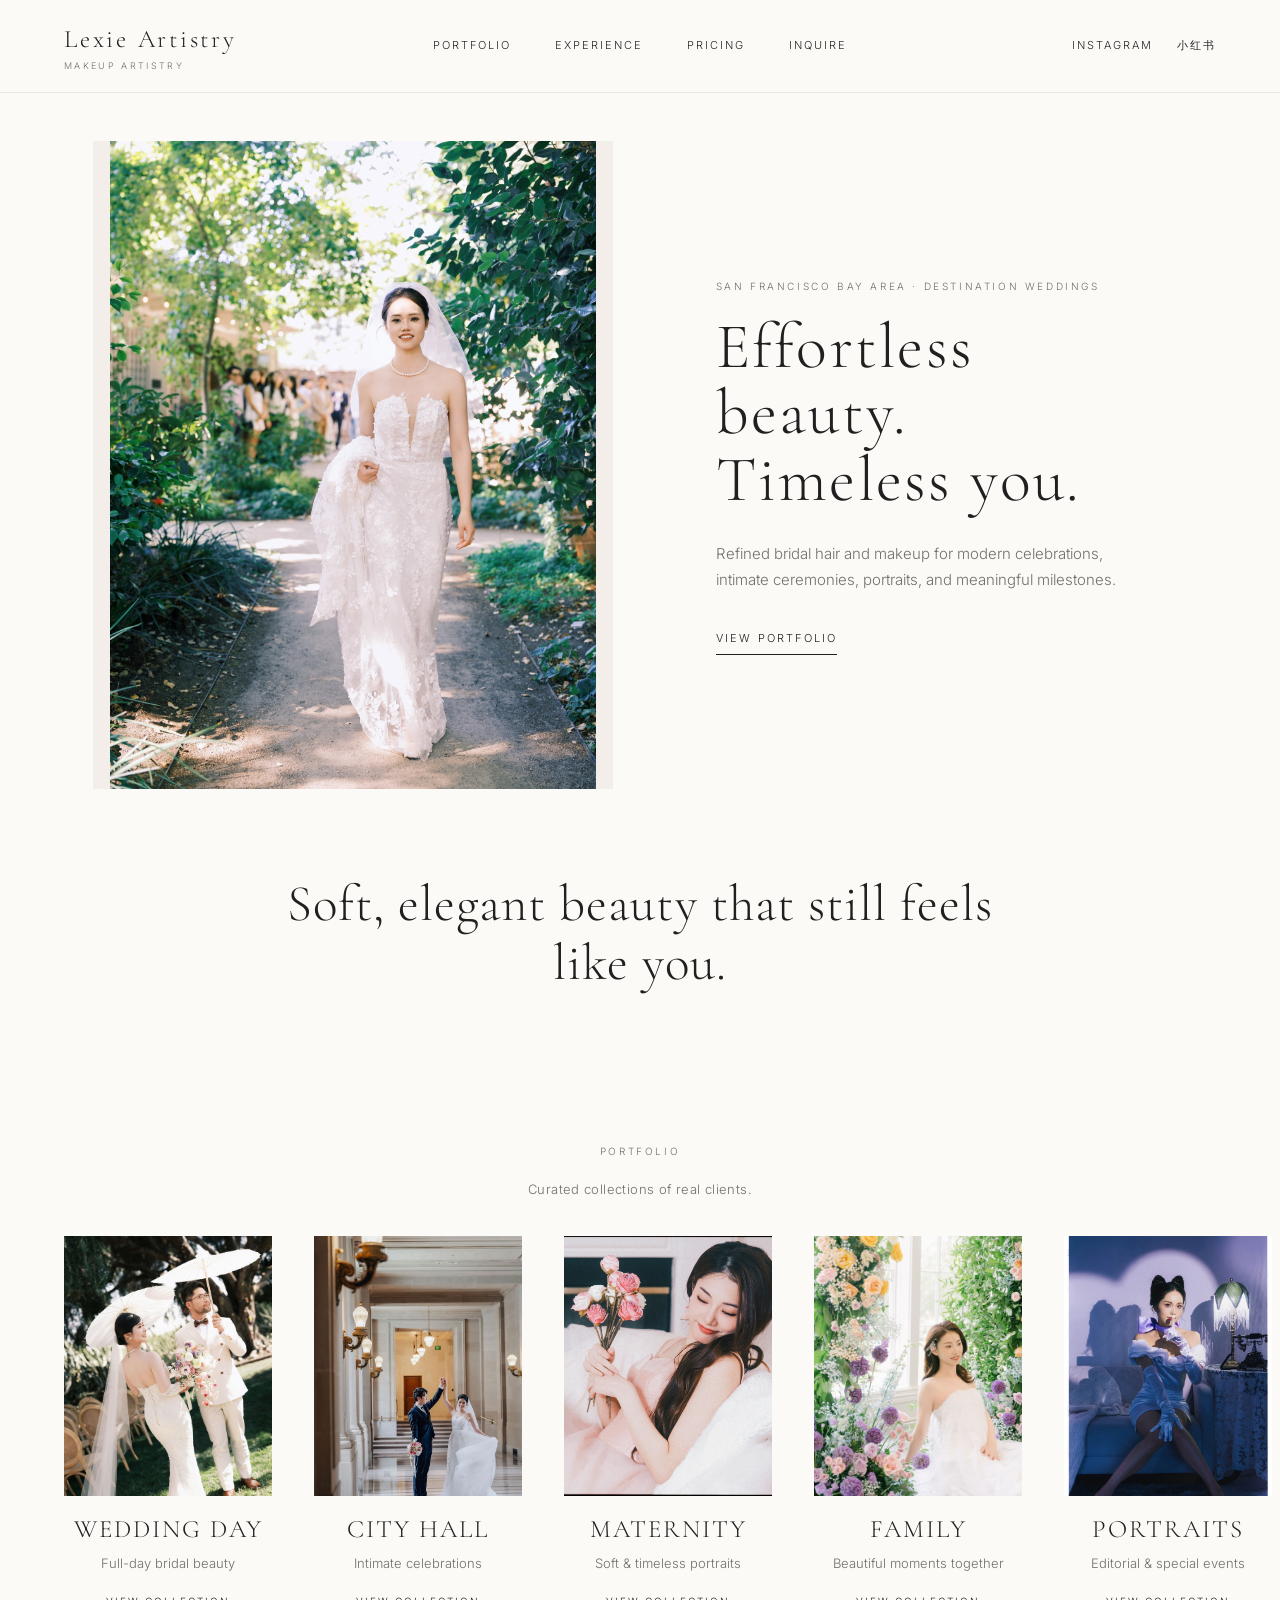
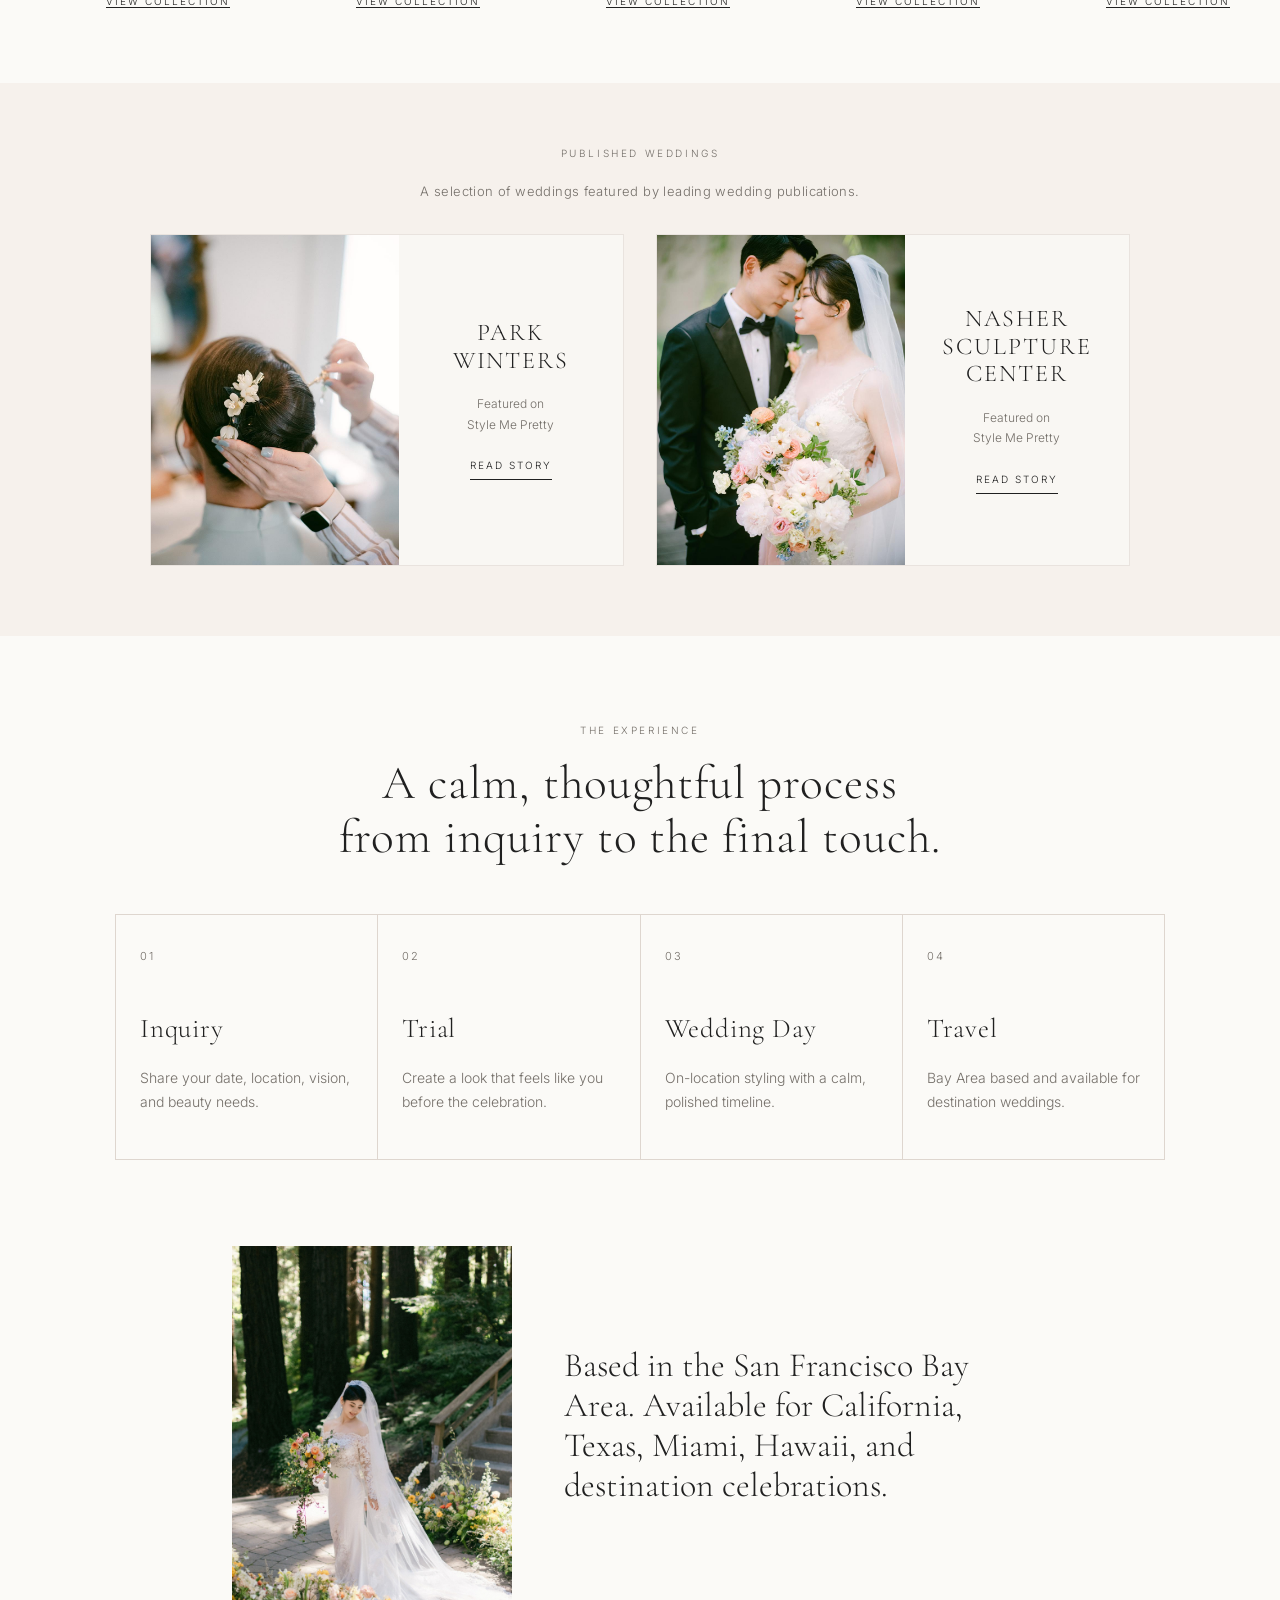
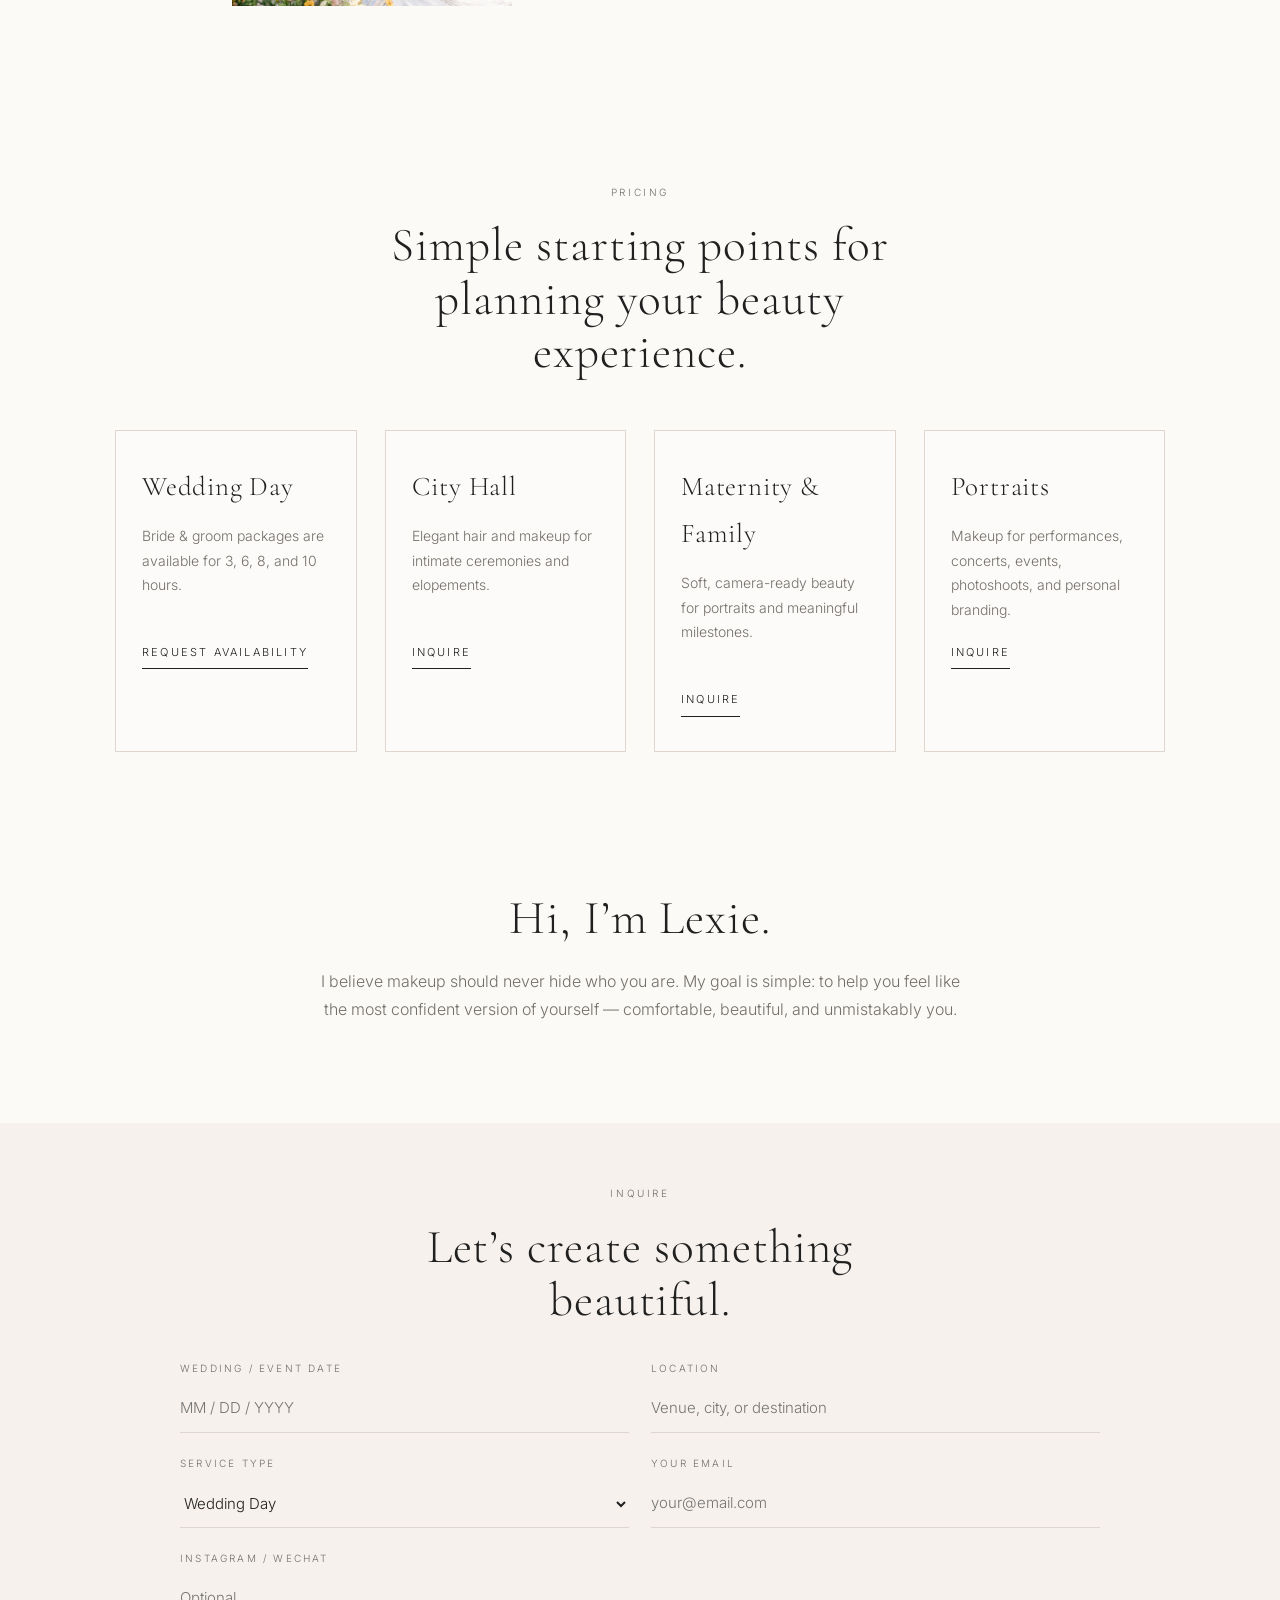
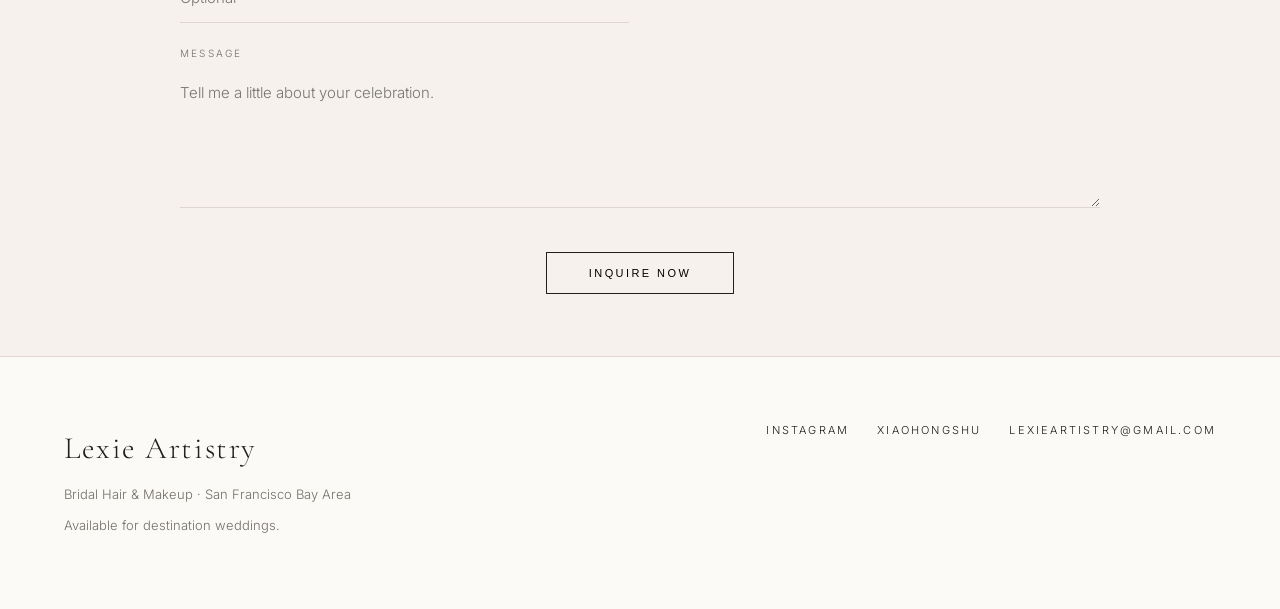
<file: index.html>
<!doctype html>
<html lang="en">
<head>
  <meta charset="utf-8" />
  <meta name="viewport" content="width=device-width, initial-scale=1" />
  <title>Lexie Artistry | Bay Area Bridal Hair & Makeup</title>
  <meta name="description" content="Lexie Artistry offers refined bridal hair and makeup for weddings, city hall ceremonies, maternity, family, portraits, and destination celebrations. Based in the San Francisco Bay Area." />
  <meta property="og:title" content="Lexie Artistry | Bridal Hair & Makeup" />
  <meta property="og:description" content="Refined bridal hair and makeup for modern celebrations. Based in the San Francisco Bay Area, available for destination weddings." />
  <meta property="og:type" content="website" />
  <meta property="og:image" content="images/hero.jpg" />
  <link rel="preconnect" href="https://fonts.googleapis.com" />
  <link rel="preconnect" href="https://fonts.gstatic.com" crossorigin />
  <link href="https://fonts.googleapis.com/css2?family=Cormorant+Garamond:wght@300;400;500&family=Inter:wght@300;400;500&display=swap" rel="stylesheet" />
  <link rel="stylesheet" href="style.css" />
</head>
<body>
  <header class="site-header" id="top">
    <a class="brand" href="index.html#top" aria-label="Lexie Artistry home">
      <span>Lexie Artistry</span>
      <small>Makeup Artistry</small>
    </a>

    <nav class="desktop-nav" aria-label="Main navigation">
      <a href="index.html#portfolio">Portfolio</a>
      <a href="index.html#experience">Experience</a>
      <a href="pricing.html">Pricing</a>
      <a href="index.html#inquire">Inquire</a>
    </nav>

    <div class="social-links desktop-social" aria-label="Social links">
      <a href="https://www.instagram.com/lexieartistry/" target="_blank" rel="noopener">Instagram</a>
      <a href="https://xhslink.com/m/948nnXNOe5O" target="_blank" rel="noopener">小红书</a>
    </div>

    <button class="menu-button" aria-expanded="false" aria-controls="mobileMenu">Menu</button>
  </header>

  <nav class="mobile-menu" id="mobileMenu" aria-label="Mobile navigation">
    <a href="index.html#portfolio">Portfolio</a>
    <a href="index.html#experience">Experience</a>
    <a href="pricing.html">Pricing</a>
    <a href="index.html#inquire">Inquire</a>
    <a href="https://www.instagram.com/lexieartistry/" target="_blank" rel="noopener">Instagram</a>
    <a href="https://xhslink.com/m/948nnXNOe5O" target="_blank" rel="noopener">小红书</a>
  </nav>

  <main>
    <section class="hero" aria-label="Lexie Artistry introduction">
      <div class="hero-media">
        <img src="images/hero.jpg" alt="Bride walking outdoors in a soft natural wedding setting" />
      </div>
      <div class="hero-copy">
        <p class="eyebrow">San Francisco Bay Area · Destination Weddings</p>
        <h1>Effortless beauty.<br />Timeless you.</h1>
        <p class="hero-text">Refined bridal hair and makeup for modern celebrations, intimate ceremonies, portraits, and meaningful milestones.</p>
        <a href="index.html#portfolio" class="text-link">View Portfolio</a>
      </div>
    </section>

    <section class="intro section-narrow">
      <p>Soft, elegant beauty that still feels like you.</p>
    </section>

    <section class="section portfolio-section" id="portfolio">
      <div class="section-heading portfolio-heading">
        <p class="eyebrow">Portfolio</p>
        <h2>Curated collections of real clients.</h2>
      </div>

      <div class="portfolio-grid">
        <a class="portfolio-card" href="#">
          <figure><img src="images/wedding-day.jpg" alt="Wedding day bridal hair and makeup by Lexie Artistry" /></figure>
          <div><h3>Wedding Day</h3><p>Full-day bridal beauty</p><span>View Collection</span></div>
        </a>

        <a class="portfolio-card" href="#">
          <figure><img src="images/city-hall.jpg" alt="City hall bridal makeup look" /></figure>
          <div><h3>City Hall</h3><p>Intimate celebrations</p><span>View Collection</span></div>
        </a>

        <a class="portfolio-card" href="#">
          <figure><img src="images/maternity.jpg" alt="Maternity makeup and styling portrait" /></figure>
          <div><h3>Maternity</h3><p>Soft &amp; timeless portraits</p><span>View Collection</span></div>
        </a>

        <a class="portfolio-card" href="#">
          <figure><img src="images/family.jpg" alt="Family portrait hair and makeup styling" /></figure>
          <div><h3>Family</h3><p>Beautiful moments together</p><span>View Collection</span></div>
        </a>

        <a class="portfolio-card" href="#">
          <figure><img src="images/portraits.jpg" alt="Portrait and event makeup by Lexie Artistry" /></figure>
          <div><h3>Portraits</h3><p>Editorial &amp; special events</p><span>View Collection</span></div>
        </a>
      </div>
    </section>

    <section class="published section-soft">
      <div class="section-heading compact published-heading">
        <p class="eyebrow">Published Weddings</p>
        <h2>A selection of weddings featured by leading wedding publications.</h2>
      </div>

      <div class="published-grid">
        <a class="published-card" href="https://www.stylemepretty.com/2024/06/25/a-relaxed-outdoor-wedding-in-calming-shades-of-blue-at-park-winters/" target="_blank" rel="noopener">
          <figure><img src="images/park-winters.jpg" alt="Park Winters wedding featured on Style Me Pretty" /></figure>
          <div class="published-copy">
            <h3>Park Winters</h3>
            <p>Featured on<br />Style Me Pretty</p>
            <span>Read Story</span>
          </div>
        </a>

        <a class="published-card" href="https://www.stylemepretty.com/2023/04/11/art-infused-intimate-outdoor-wedding-at-nasher-sculpture-center/" target="_blank" rel="noopener">
          <figure><img src="images/nasher.jpg" alt="Nasher Sculpture Center wedding featured on Style Me Pretty" /></figure>
          <div class="published-copy">
            <h3>Nasher Sculpture Center</h3>
            <p>Featured on<br />Style Me Pretty</p>
            <span>Read Story</span>
          </div>
        </a>
      </div>
    </section>

    <section class="section experience" id="experience">
      <div class="section-heading">
        <p class="eyebrow">The Experience</p>
        <h2>A calm, thoughtful process from inquiry to the final touch.</h2>
      </div>

      <div class="experience-row">
        <article><span>01</span><h3>Inquiry</h3><p>Share your date, location, vision, and beauty needs.</p></article>
        <article><span>02</span><h3>Trial</h3><p>Create a look that feels like you before the celebration.</p></article>
        <article><span>03</span><h3>Wedding Day</h3><p>On-location styling with a calm, polished timeline.</p></article>
        <article><span>04</span><h3>Travel</h3><p>Bay Area based and available for destination weddings.</p></article>
      </div>
    </section>

    <section class="travel-note">
      <img src="images/work-1.jpg" alt="Elegant bridal makeup detail by Lexie Artistry" />
      <p>Based in the San Francisco Bay Area. Available for California, Texas, Miami, Hawaii, and destination celebrations.</p>
    </section>

    <section class="section pricing" id="pricing">
      <div class="section-heading">
        <p class="eyebrow">Pricing</p>
        <h2>Simple starting points for planning your beauty experience.</h2>
      </div>

      <div class="pricing-grid">
        <article><h3>Wedding Day</h3><p>Bride &amp; groom packages are available for 3, 6, 8, and 10 hours.</p><a href="index.html#inquire">Request Availability</a></article>
        <article><h3>City Hall</h3><p>Elegant hair and makeup for intimate ceremonies and elopements.</p><a href="index.html#inquire">Inquire</a></article>
        <article><h3>Maternity &amp; Family</h3><p>Soft, camera-ready beauty for portraits and meaningful milestones.</p><a href="index.html#inquire">Inquire</a></article>
        <article><h3>Portraits</h3><p>Makeup for performances, concerts, events, photoshoots, and personal branding.</p><a href="index.html#inquire">Inquire</a></article>
      </div>
    </section>

    <section class="about section-narrow">
      <h2>Hi, I’m Lexie.</h2>
      <p>I believe makeup should never hide who you are. My goal is simple: to help you feel like the most confident version of yourself — comfortable, beautiful, and unmistakably you.</p>
    </section>

    <section class="inquire section-soft" id="inquire">
      <div class="section-heading compact">
        <p class="eyebrow">Inquire</p>
        <h2>Let’s create something beautiful.</h2>
      </div>

      <form action="https://formspree.io/f/xwvgkrdw" method="POST" class="inquiry-form">
        <label>Wedding / Event Date<input type="text" name="date" placeholder="MM / DD / YYYY" required /></label>
        <label>Location<input type="text" name="location" placeholder="Venue, city, or destination" required /></label>
        <label>Service Type<select name="service"><option>Wedding Day</option><option>City Hall</option><option>Maternity</option><option>Family</option><option>Portraits</option><option>Destination Wedding</option></select></label>
        <label>Your Email<input type="email" name="_replyto" placeholder="your@email.com" required /></label>
        <label>Instagram / WeChat<input type="text" name="social" placeholder="Optional" /></label>
        <label class="full">Message<textarea name="message" rows="5" placeholder="Tell me a little about your celebration."></textarea></label>
        <button type="submit">Inquire Now</button>
      </form>
    </section>
  </main>

  <footer class="footer">
    <div>
      <h2>Lexie Artistry</h2>
      <p>Bridal Hair &amp; Makeup · San Francisco Bay Area</p>
      <p>Available for destination weddings.</p>
    </div>
    <div class="footer-links">
      <a href="https://www.instagram.com/lexieartistry/" target="_blank" rel="noopener">Instagram</a>
      <a href="https://xhslink.com/m/948nnXNOe5O" target="_blank" rel="noopener">Xiaohongshu</a>
      <a href="mailto:lexieartistry@gmail.com">lexieartistry@gmail.com</a>
    </div>
  </footer>

  <script src="script.js"></script>
</body>
</html>
</file>
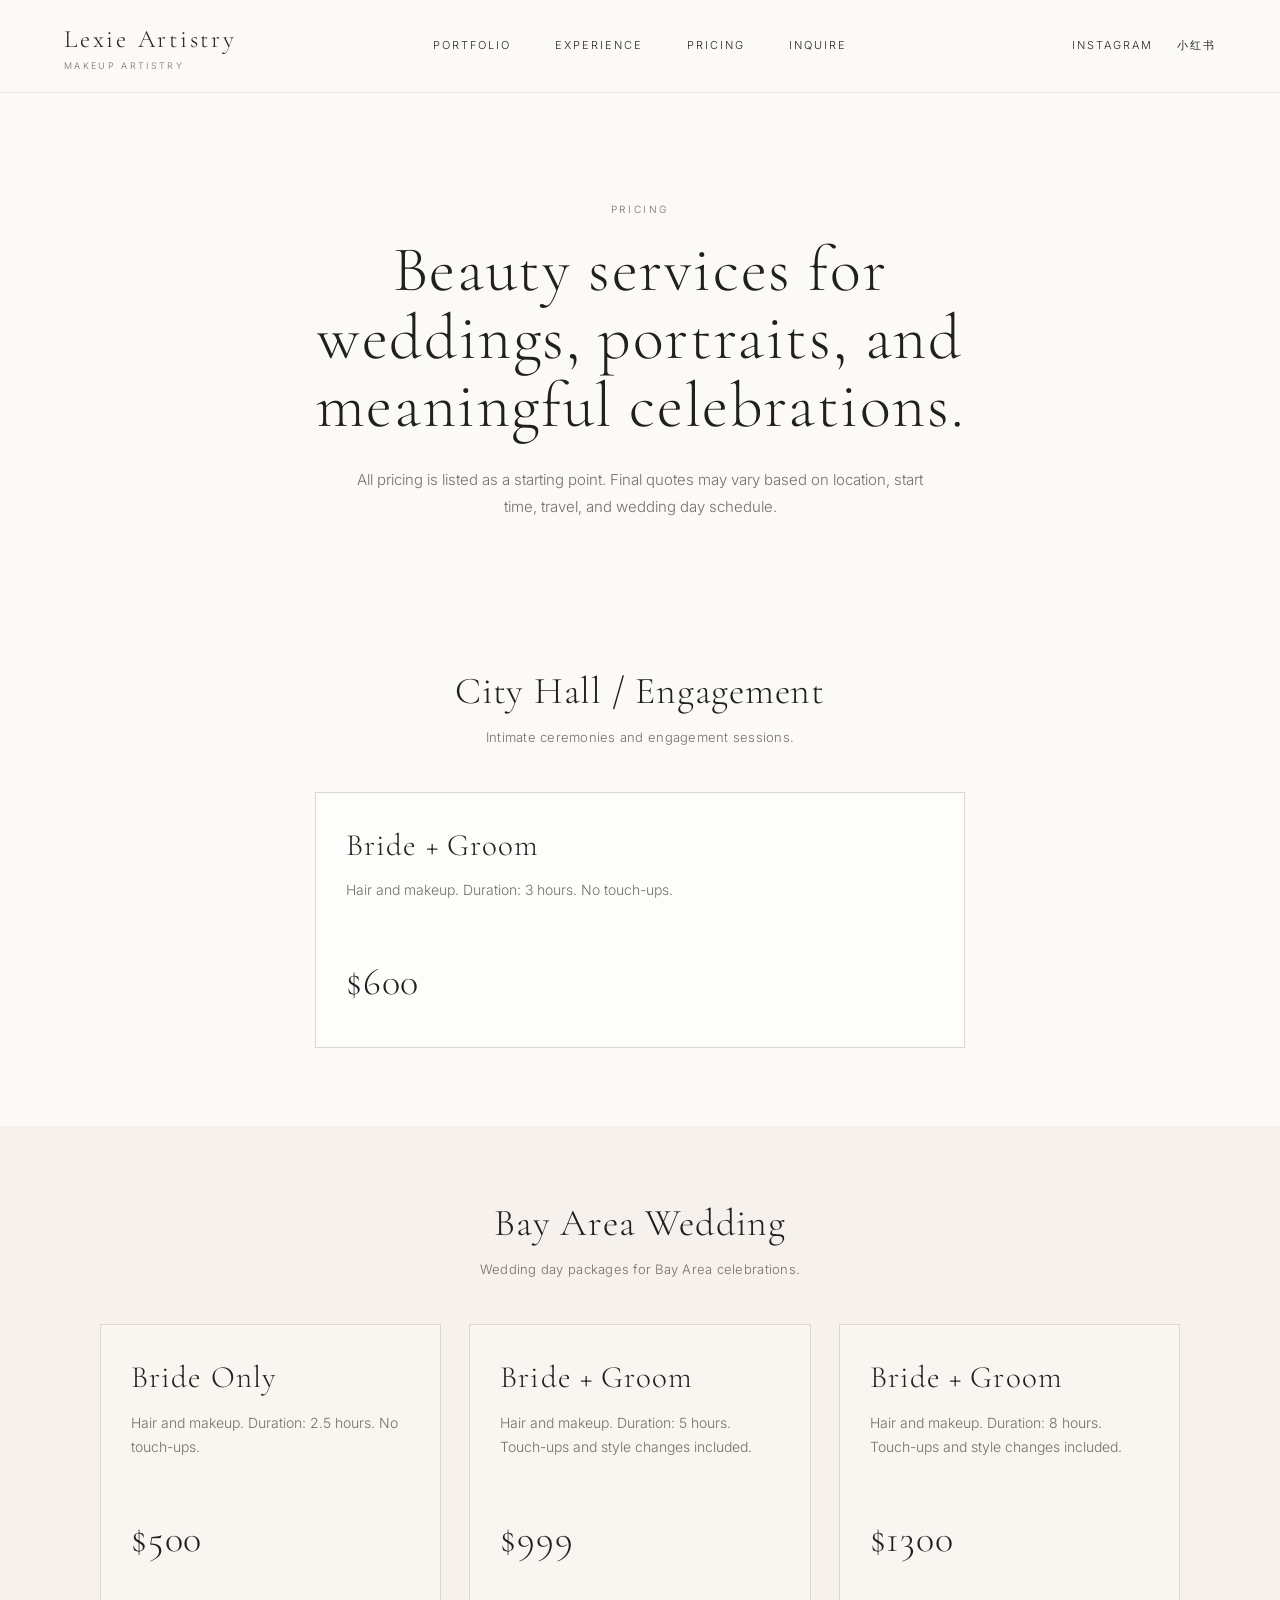
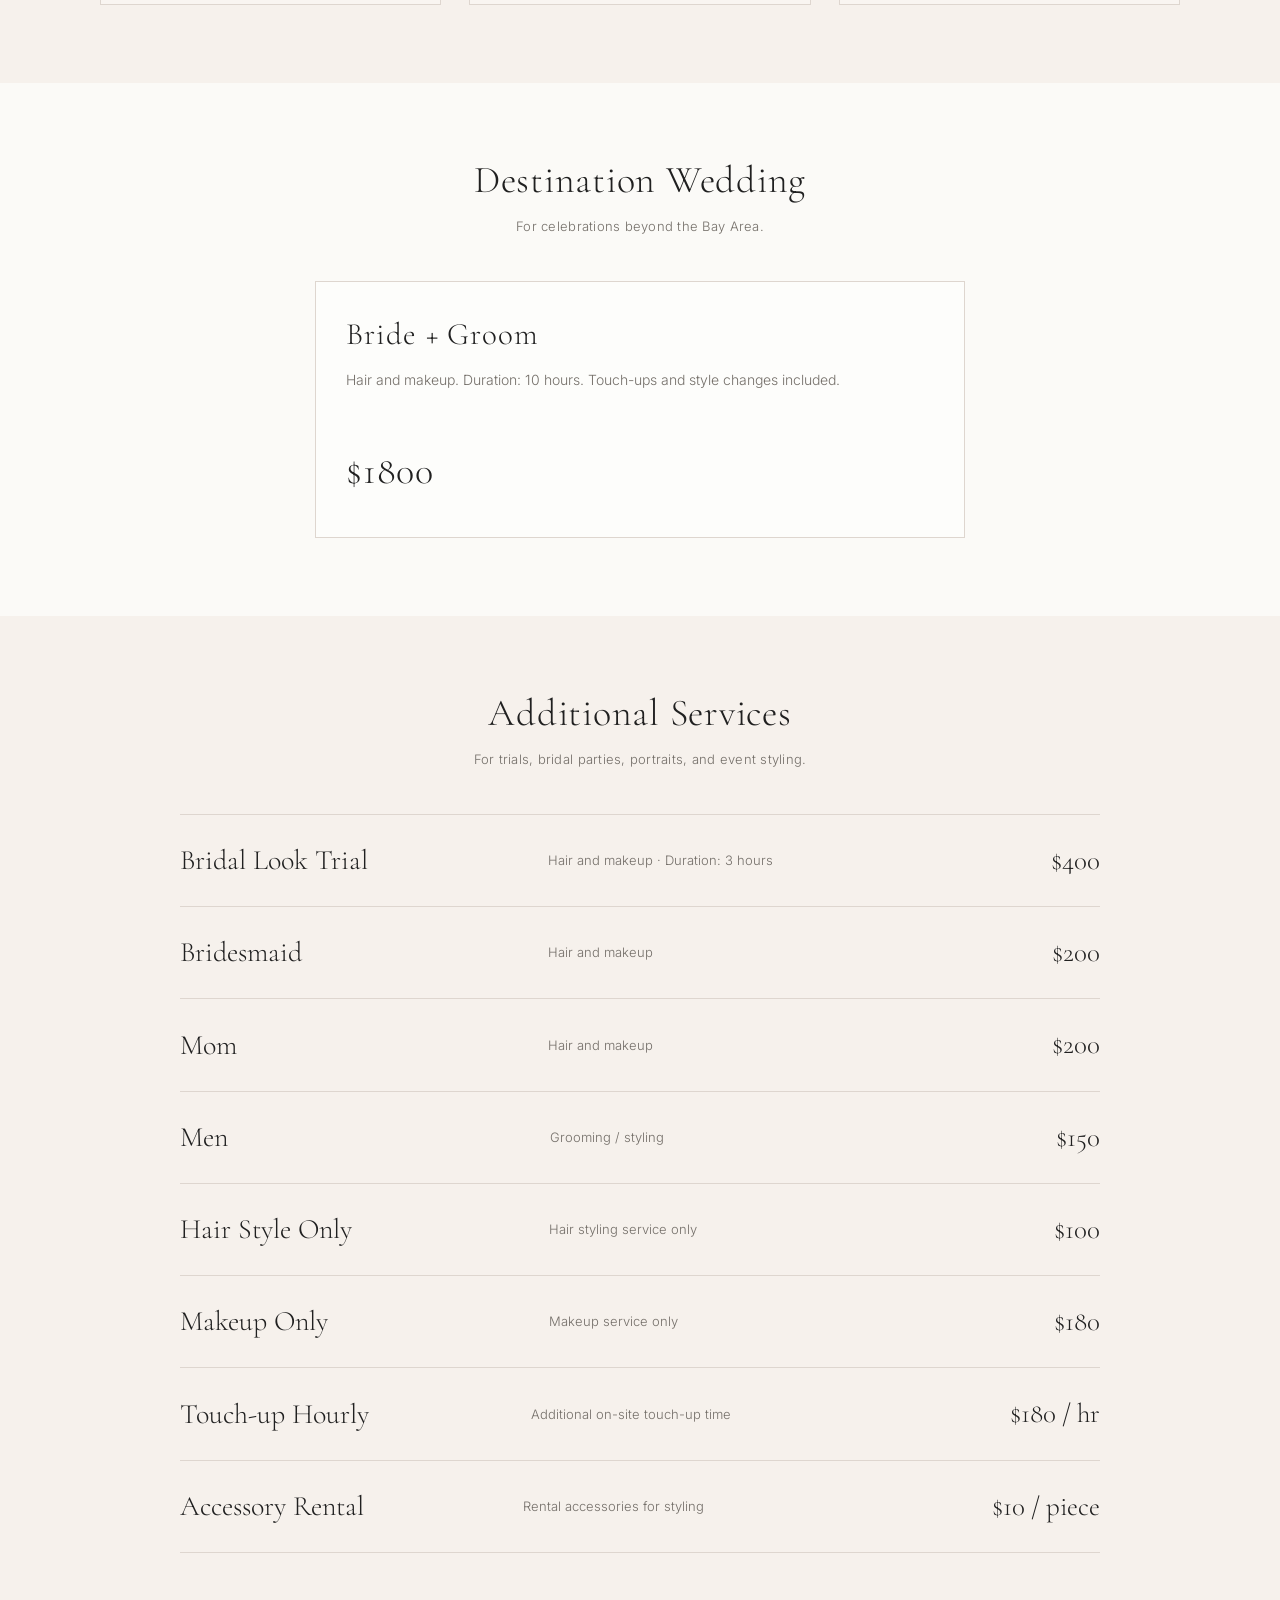
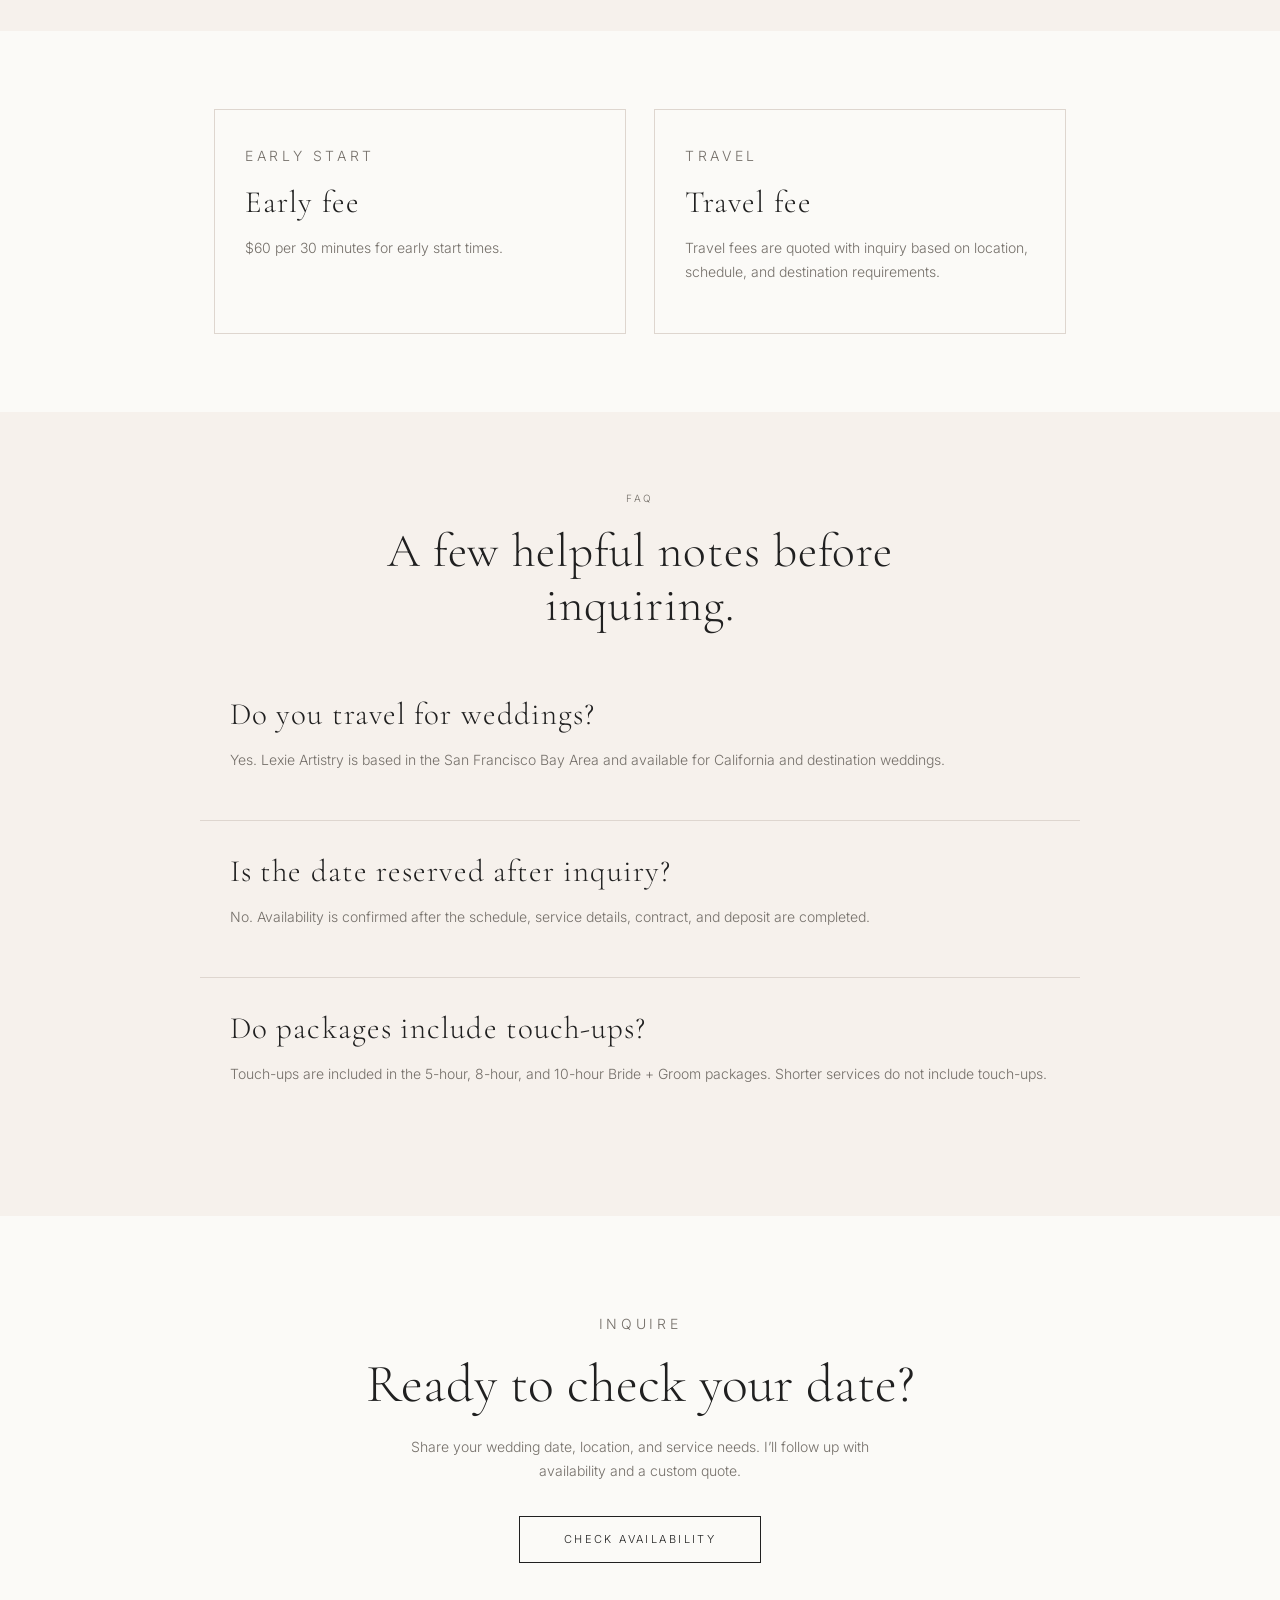
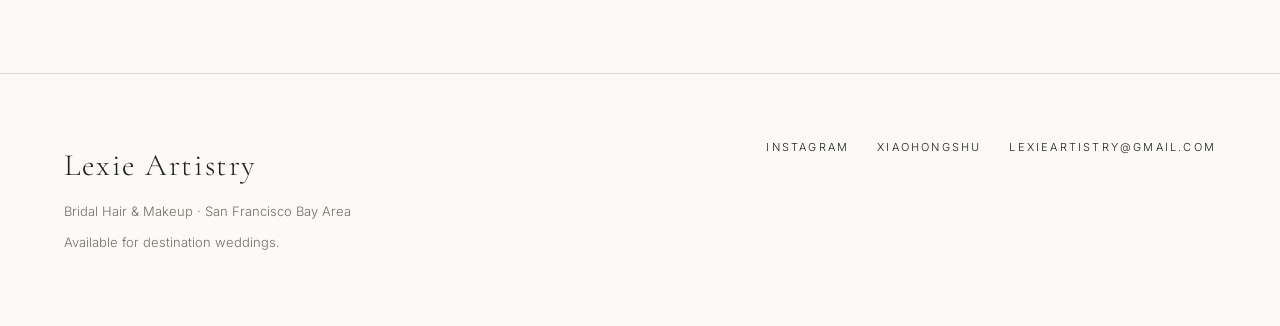
<file: pricing.html>
<!doctype html>
<html lang="en">
<head>
  <meta charset="utf-8" />
  <meta name="viewport" content="width=device-width, initial-scale=1" />
  <title>Pricing | Lexie Artistry</title>
  <meta name="description" content="Wedding, city hall, engagement, destination wedding, maternity, family, portrait, and special event makeup pricing for Lexie Artistry." />
  <meta property="og:title" content="Pricing | Lexie Artistry" />
  <meta property="og:description" content="Bridal hair and makeup pricing for Bay Area weddings, city hall ceremonies, engagement sessions, destination weddings, and special events." />
  <meta property="og:type" content="website" />
  <meta property="og:image" content="images/hero.jpg" />
  <link rel="preconnect" href="https://fonts.googleapis.com" />
  <link rel="preconnect" href="https://fonts.gstatic.com" crossorigin />
  <link href="https://fonts.googleapis.com/css2?family=Cormorant+Garamond:wght@300;400;500&family=Inter:wght@300;400;500&display=swap" rel="stylesheet" />
  <link rel="stylesheet" href="style.css" />
</head>
<body>
  <header class="site-header" id="top">
    <a class="brand" href="index.html#top" aria-label="Lexie Artistry home">
      <span>Lexie Artistry</span>
      <small>Makeup Artistry</small>
    </a>

    <nav class="desktop-nav" aria-label="Main navigation">
      <a href="index.html#portfolio">Portfolio</a>
      <a href="index.html#experience">Experience</a>
      <a href="pricing.html">Pricing</a>
      <a href="index.html#inquire">Inquire</a>
    </nav>

    <div class="social-links desktop-social" aria-label="Social links">
      <a href="https://www.instagram.com/lexieartistry/" target="_blank" rel="noopener">Instagram</a>
      <a href="https://xhslink.com/m/948nnXNOe5O" target="_blank" rel="noopener">小红书</a>
    </div>

    <button class="menu-button" aria-expanded="false" aria-controls="mobileMenu">Menu</button>
  </header>

  <nav class="mobile-menu" id="mobileMenu" aria-label="Mobile navigation">
    <a href="index.html#portfolio">Portfolio</a>
    <a href="index.html#experience">Experience</a>
    <a href="pricing.html">Pricing</a>
    <a href="index.html#inquire">Inquire</a>
    <a href="https://www.instagram.com/lexieartistry/" target="_blank" rel="noopener">Instagram</a>
    <a href="https://xhslink.com/m/948nnXNOe5O" target="_blank" rel="noopener">小红书</a>
  </nav>

  <main>
    <section class="pricing-hero">
      <p class="eyebrow">Pricing</p>
      <h1>Beauty services for weddings, portraits, and meaningful celebrations.</h1>
      <p>All pricing is listed as a starting point. Final quotes may vary based on location, start time, travel, and wedding day schedule.</p>
    </section>

    <section class="pricing-page-section">
      <div class="pricing-page-heading">
        <p class="eyebrow">City Hall / Engagement</p>
        <h2>Intimate ceremonies and engagement sessions.</h2>
      </div>

      <div class="price-card-row single">
        <article class="price-card highlight">
          <div>
            <h3>Bride + Groom</h3>
            <p>Hair and makeup. Duration: 3 hours. No touch-ups.</p>
          </div>
          <strong>$600</strong>
        </article>
      </div>
    </section>

    <section class="pricing-page-section soft-block">
      <div class="pricing-page-heading">
        <p class="eyebrow">Bay Area Wedding</p>
        <h2>Wedding day packages for Bay Area celebrations.</h2>
      </div>

      <div class="price-card-row three">
        <article class="price-card">
          <div>
            <h3>Bride Only</h3>
            <p>Hair and makeup. Duration: 2.5 hours. No touch-ups.</p>
          </div>
          <strong>$500</strong>
        </article>

        <article class="price-card">
          <div>
            <h3>Bride + Groom</h3>
            <p>Hair and makeup. Duration: 5 hours. Touch-ups and style changes included.</p>
          </div>
          <strong>$999</strong>
        </article>

        <article class="price-card">
          <div>
            <h3>Bride + Groom</h3>
            <p>Hair and makeup. Duration: 8 hours. Touch-ups and style changes included.</p>
          </div>
          <strong>$1300</strong>
        </article>
      </div>
    </section>

    <section class="pricing-page-section">
      <div class="pricing-page-heading">
        <p class="eyebrow">Destination Wedding</p>
        <h2>For celebrations beyond the Bay Area.</h2>
      </div>

      <div class="price-card-row single">
        <article class="price-card highlight">
          <div>
            <h3>Bride + Groom</h3>
            <p>Hair and makeup. Duration: 10 hours. Touch-ups and style changes included.</p>
          </div>
          <strong>$1800</strong>
        </article>
      </div>
    </section>

    <section class="pricing-page-section soft-block">
      <div class="pricing-page-heading">
        <p class="eyebrow">Additional Services</p>
        <h2>For trials, bridal parties, portraits, and event styling.</h2>
      </div>

      <div class="service-list">
        <div><span>Bridal Look Trial</span><em>Hair and makeup · Duration: 3 hours</em><strong>$400</strong></div>
        <div><span>Bridesmaid</span><em>Hair and makeup</em><strong>$200</strong></div>
        <div><span>Mom</span><em>Hair and makeup</em><strong>$200</strong></div>
        <div><span>Men</span><em>Grooming / styling</em><strong>$150</strong></div>
        <div><span>Hair Style Only</span><em>Hair styling service only</em><strong>$100</strong></div>
        <div><span>Makeup Only</span><em>Makeup service only</em><strong>$180</strong></div>
        <div><span>Touch-up Hourly</span><em>Additional on-site touch-up time</em><strong>$180 / hr</strong></div>
        <div><span>Accessory Rental</span><em>Rental accessories for styling</em><strong>$10 / piece</strong></div>
      </div>
    </section>

    <section class="pricing-page-section detail-notes">
      <div class="note-card">
        <p class="eyebrow">Early Start</p>
        <h3>Early fee</h3>
        <p>$60 per 30 minutes for early start times.</p>
      </div>
      <div class="note-card">
        <p class="eyebrow">Travel</p>
        <h3>Travel fee</h3>
        <p>Travel fees are quoted with inquiry based on location, schedule, and destination requirements.</p>
      </div>
    </section>

    <section class="pricing-faq section-soft">
      <div class="section-heading compact">
        <p class="eyebrow">FAQ</p>
        <h2>A few helpful notes before inquiring.</h2>
      </div>

      <div class="faq-list">
        <article>
          <h3>Do you travel for weddings?</h3>
          <p>Yes. Lexie Artistry is based in the San Francisco Bay Area and available for California and destination weddings.</p>
        </article>
        <article>
          <h3>Is the date reserved after inquiry?</h3>
          <p>No. Availability is confirmed after the schedule, service details, contract, and deposit are completed.</p>
        </article>
        <article>
          <h3>Do packages include touch-ups?</h3>
          <p>Touch-ups are included in the 5-hour, 8-hour, and 10-hour Bride + Groom packages. Shorter services do not include touch-ups.</p>
        </article>
      </div>
    </section>

    <section class="pricing-cta">
      <p class="eyebrow">Inquire</p>
      <h2>Ready to check your date?</h2>
      <p>Share your wedding date, location, and service needs. I’ll follow up with availability and a custom quote.</p>
      <a class="pricing-button" href="index.html#inquire">Check Availability</a>
    </section>
  </main>

  <footer class="footer">
    <div>
      <h2>Lexie Artistry</h2>
      <p>Bridal Hair & Makeup · San Francisco Bay Area</p>
      <p>Available for destination weddings.</p>
    </div>
    <div class="footer-links">
      <a href="https://www.instagram.com/lexieartistry/" target="_blank" rel="noopener">Instagram</a>
      <a href="https://xhslink.com/m/948nnXNOe5O" target="_blank" rel="noopener">Xiaohongshu</a>
      <a href="mailto:lexieartistry@gmail.com">lexieartistry@gmail.com</a>
    </div>
  </footer>

  <script src="script.js"></script>
</body>
</html>
</file>
<file: style.css>
:root{
  --bg:#fbfaf7;
  --paper:#f6f1ec;
  --text:#202020;
  --muted:#746f69;
  --line:#ded6cf;
  --soft:#eee7df;
  --max:1240px;
}

*{box-sizing:border-box}
html{scroll-behavior:smooth}
body{
  margin:0;
  background:var(--bg);
  color:var(--text);
  font-family:"Inter",sans-serif;
  font-weight:300;
  line-height:1.75;
  -webkit-font-smoothing:antialiased;
}
img{display:block;max-width:100%}
a{color:inherit;text-decoration:none}

.site-header{
  position:sticky;
  top:0;
  z-index:50;
  display:grid;
  grid-template-columns:220px 1fr 220px;
  align-items:center;
  min-height:82px;
  padding:18px clamp(22px,5vw,72px);
  background:rgba(251,250,247,.94);
  backdrop-filter:blur(12px);
  border-bottom:1px solid rgba(222,214,207,.55);
}
.brand span{
  display:block;
  font-family:"Cormorant Garamond",serif;
  font-size:25px;
  font-weight:300;
  letter-spacing:.11em;
}
.brand small{
  display:block;
  margin-top:-4px;
  font-size:9px;
  letter-spacing:.26em;
  color:var(--muted);
  text-transform:uppercase;
}
.desktop-nav{display:flex;justify-content:center;gap:44px}
.desktop-nav a,.social-links a,.menu-button{
  position:relative;
  font-size:11px;
  letter-spacing:.18em;
  color:#272727;
  text-transform:uppercase;
}
.desktop-nav a::after,.social-links a::after{
  content:"";
  position:absolute;
  left:0;right:0;bottom:-7px;
  height:1px;
  background:currentColor;
  transform:scaleX(0);
  transform-origin:center;
  transition:transform .25s ease;
}
.desktop-nav a:hover::after,.social-links a:hover::after{transform:scaleX(1)}
.social-links{display:flex;justify-content:flex-end;gap:24px}
.menu-button{display:none;background:none;border:0;padding:0;font-family:inherit;cursor:pointer}
.mobile-menu{display:none}

.hero{
  max-width:var(--max);
  margin:48px auto 0;
  padding:0 clamp(22px,4vw,44px);
  display:grid;
  grid-template-columns:minmax(320px, .9fr) minmax(320px, .82fr);
  align-items:center;
  gap:clamp(54px,8vw,112px);
}
.hero-media{
  width:min(520px,100%);
  justify-self:end;
}
.hero-media img{
  width:100%;
  height:min(72vh,670px);
  object-fit:contain;
  object-position:center top;
  background:#f3eee9;
}
.hero-copy{max-width:460px;padding:38px 0 34px}
.eyebrow{
  margin:0 0 18px;
  font-size:10px;
  letter-spacing:.26em;
  text-transform:uppercase;
  color:var(--muted);
}
h1,h2,h3{
  font-family:"Cormorant Garamond",serif;
  font-weight:300;
  margin:0;
}
h1{
  font-size:clamp(42px,5vw,68px);
  line-height:1.04;
  letter-spacing:.035em;
}
.hero-text{
  max-width:420px;
  margin:28px 0 28px;
  color:var(--muted);
  font-size:15px;
}
.text-link,.pricing-grid a{
  display:inline-block;
  position:relative;
  font-size:11px;
  letter-spacing:.2em;
  text-transform:uppercase;
  padding-bottom:7px;
}
.text-link::after,.pricing-grid a::after{
  content:"";
  position:absolute;
  left:0;right:0;bottom:0;
  height:1px;
  background:var(--text);
}

.section{padding:86px clamp(22px,5vw,72px)}
.section-narrow{
  max-width:780px;
  margin:0 auto;
  padding:86px 22px 54px;
  text-align:center;
}
.intro p{
  margin:0;
  font-family:"Cormorant Garamond",serif;
  font-size:clamp(30px,4vw,52px);
  line-height:1.16;
  letter-spacing:.02em;
}
.section-heading{
  max-width:620px;
  margin:0 auto 50px;
  text-align:center;
}
.section-heading.compact{margin-bottom:32px}
.section-heading h2,.about h2{
  font-size:clamp(30px,3.7vw,50px);
  line-height:1.13;
  letter-spacing:.02em;
}
.portfolio-heading{margin-bottom:36px}
.portfolio-heading h2{
  font-family:"Inter",sans-serif;
  font-size:13px;
  line-height:1.6;
  letter-spacing:.03em;
  color:var(--muted);
}

.portfolio-section{
  padding-top:96px;
  padding-bottom:70px;
}
.portfolio-grid{
  width:min(1280px, calc(100vw - 72px));
  margin:0 auto;
  display:grid;
  grid-template-columns:repeat(5, minmax(0, 1fr));
  gap:42px;
  align-items:start;
}
.portfolio-card{
  text-align:center;
}
.portfolio-card figure{
  margin:0 0 20px;
  overflow:hidden;
  background:var(--paper);
  aspect-ratio:4 / 5;
}
.portfolio-card img{
  width:100%;
  height:100%;
  object-fit:cover;
  object-position:center 18%;
  transform:scale(1);
  transition:transform .55s ease;
}
.portfolio-card:hover img{transform:scale(1.02)}
.portfolio-card h3{
  font-size:25px;
  line-height:1.1;
  letter-spacing:.08em;
  text-transform:uppercase;
}
.portfolio-card p{
  margin:10px auto 12px;
  color:var(--muted);
  font-size:13px;
  line-height:1.55;
}
.portfolio-card span{
  font-size:10px;
  letter-spacing:.2em;
  text-transform:uppercase;
  border-bottom:1px solid var(--text);
}

.section-soft{background:var(--paper);padding:62px clamp(22px,5vw,72px)}
.published{
  padding-top:62px;
  padding-bottom:70px;
}
.published-heading h2{
  font-family:"Inter",sans-serif;
  font-size:13px;
  line-height:1.6;
  letter-spacing:.03em;
  color:var(--muted);
}
.published-grid{
  max-width:980px;
  margin:0 auto;
  display:grid;
  grid-template-columns:1fr 1fr;
  gap:32px;
}
.published-card{
  display:grid;
  grid-template-columns:1.05fr .95fr;
  align-items:stretch;
  background:rgba(251,250,247,.65);
  min-height:210px;
  border:1px solid rgba(222,214,207,.58);
}
.published-card figure{
  margin:0;
  overflow:hidden;
  background:#eee7df;
}
.published-card img{
  width:100%;
  height:100%;
  min-height:210px;
  object-fit:cover;
  object-position:center center;
  transition:transform .55s ease;
}
.published-card:hover img{transform:scale(1.02)}
.published-copy{
  padding:28px 26px;
  display:flex;
  flex-direction:column;
  justify-content:center;
  text-align:center;
}
.published-copy h3{
  font-size:24px;
  line-height:1.15;
  letter-spacing:.08em;
  text-transform:uppercase;
}
.published-copy p{
  margin:20px 0 22px;
  color:var(--muted);
  font-size:12px;
  line-height:1.7;
}
.published-copy span{
  align-self:center;
  font-size:10px;
  letter-spacing:.2em;
  text-transform:uppercase;
  border-bottom:1px solid var(--text);
  padding-bottom:5px;
}

.experience-row{
  max-width:1050px;
  margin:0 auto;
  display:grid;
  grid-template-columns:repeat(4,1fr);
  border-top:1px solid var(--line);
  border-left:1px solid var(--line);
}
.experience-row article{
  min-height:230px;
  padding:32px 24px 30px;
  border-right:1px solid var(--line);
  border-bottom:1px solid var(--line);
}
.experience-row span{
  display:block;
  margin-bottom:38px;
  color:var(--muted);
  font-size:11px;
  letter-spacing:.2em;
}
.experience-row h3,.pricing-grid h3{
  font-size:27px;
  letter-spacing:.03em;
}
.experience-row p,.pricing-grid p,.travel-note p,.about p{
  color:var(--muted);
  font-size:14px;
  line-height:1.75;
}
.travel-note{
  max-width:860px;
  margin:0 auto 18px;
  padding:0 22px 74px;
  display:grid;
  grid-template-columns:280px 1fr;
  gap:52px;
  align-items:center;
}
.travel-note img{
  height:360px;
  width:100%;
  object-fit:cover;
  object-position:center 18%;
}
.travel-note p{
  max-width:430px;
  font-family:"Cormorant Garamond",serif;
  font-size:34px;
  line-height:1.18;
  color:var(--text);
}

.pricing-grid{
  max-width:1050px;
  margin:0 auto;
  display:grid;
  grid-template-columns:repeat(4,1fr);
  gap:28px;
}
.pricing-grid article{
  padding:32px 26px 34px;
  border:1px solid var(--line);
  background:rgba(255,255,255,.2);
}
.pricing-grid p{min-height:98px}
.about{padding-top:54px;padding-bottom:100px}
.about p{max-width:640px;margin:22px auto 0;font-size:16px}

.inquiry-form{
  max-width:920px;
  margin:0 auto;
  display:grid;
  grid-template-columns:repeat(2,1fr);
  gap:22px;
}
.inquiry-form label{
  display:grid;
  gap:8px;
  font-size:10px;
  letter-spacing:.22em;
  text-transform:uppercase;
  color:var(--muted);
}
.inquiry-form .full{grid-column:1/-1}
input,select,textarea{
  width:100%;
  border:0;
  border-bottom:1px solid var(--line);
  background:transparent;
  padding:12px 0;
  color:var(--text);
  font:300 15px/1.5 "Inter",sans-serif;
  border-radius:0;
}
input:focus,select:focus,textarea:focus{outline:0;border-bottom-color:var(--text)}
button[type="submit"]{
  grid-column:1/-1;
  justify-self:center;
  margin-top:22px;
  border:1px solid var(--text);
  background:transparent;
  padding:14px 42px;
  font-size:11px;
  letter-spacing:.22em;
  text-transform:uppercase;
  cursor:pointer;
  transition:.25s ease;
}
button[type="submit"]:hover{background:var(--text);color:var(--bg)}
.footer{
  display:grid;
  grid-template-columns:1fr 1fr;
  gap:40px;
  padding:64px clamp(22px,5vw,72px);
  border-top:1px solid var(--line);
}
.footer h2{font-size:31px;letter-spacing:.05em}
.footer p{margin:8px 0;color:var(--muted);font-size:13px}
.footer-links{display:flex;justify-content:flex-end;align-items:flex-start;gap:28px;flex-wrap:wrap}
.footer-links a{font-size:11px;letter-spacing:.2em;text-transform:uppercase}

@media(max-width:1120px){
  .portfolio-grid{width:min(980px, calc(100vw - 54px));gap:28px}
  .portfolio-card h3{font-size:21px}
  .portfolio-card p{font-size:12px}
}
@media(max-width:980px){
  .site-header{grid-template-columns:1fr auto}.desktop-nav,.desktop-social{display:none}.menu-button{display:block}
  .mobile-menu{
    position:fixed;z-index:49;top:82px;left:0;right:0;
    display:grid;gap:18px;padding:28px;background:var(--bg);border-bottom:1px solid var(--line);
    transform:translateY(-130%);transition:.3s ease;
  }
  .mobile-menu.open{transform:translateY(0)}
  .mobile-menu a{font-size:12px;letter-spacing:.2em;text-transform:uppercase}
  .hero{grid-template-columns:1fr;margin-top:28px;gap:34px}.hero-media{justify-self:center;max-width:480px}.hero-media img{height:auto}.hero-copy{text-align:center;max-width:620px;margin:0 auto;padding:0 0 30px}
  .portfolio-grid{grid-template-columns:repeat(2, minmax(0,1fr));width:min(680px, calc(100vw - 44px));gap:34px}
  .published-grid{grid-template-columns:1fr;max-width:640px}.published-card{grid-template-columns:1fr 1fr}
  .experience-row,.pricing-grid{grid-template-columns:repeat(2,1fr)}.travel-note{grid-template-columns:1fr;max-width:620px}.travel-note img{height:auto}.travel-note p{text-align:center;margin:0 auto}.footer{grid-template-columns:1fr}.footer-links{justify-content:flex-start}.inquiry-form{grid-template-columns:1fr}
}
@media(max-width:620px){
  .site-header{min-height:74px}.mobile-menu{top:74px}.brand span{font-size:22px}.hero{padding:0 18px}.section{padding:68px 22px}.section-soft{padding:58px 22px}.portfolio-grid{grid-template-columns:1fr;width:min(370px, calc(100vw - 44px))}.portfolio-card{display:block;margin-bottom:8px}.published-card{grid-template-columns:1fr}.published-card img{min-height:260px}.experience-row,.pricing-grid{grid-template-columns:1fr}.travel-note p{font-size:30px}.footer{padding:48px 22px}.footer-links{display:grid;gap:14px}
}

/* Pricing Page */
.pricing-hero{
  max-width:880px;
  margin:0 auto;
  padding:108px 22px 74px;
  text-align:center;
}
.pricing-hero h1{
  max-width:760px;
  margin:0 auto;
  font-size:clamp(42px,5vw,68px);
  line-height:1.06;
  letter-spacing:.025em;
}
.pricing-hero p:last-child{
  max-width:590px;
  margin:28px auto 0;
  color:var(--muted);
  font-size:15px;
}
.pricing-page-section{
  padding:78px clamp(22px,5vw,72px);
}
.pricing-page-heading{
  max-width:650px;
  margin:0 auto 44px;
  text-align:center;
}
.pricing-page-heading .eyebrow{
    font-family:"Cormorant Garamond", serif;

    font-size:38px;

    font-weight:300;

    line-height:1.05;

    letter-spacing:0.02em;

    color:var(--text);

    text-transform:none;

    margin-bottom:14px;
}
.pricing-page-heading h2{
    font-family:"Inter",sans-serif;

    font-size:13px;

    font-weight:300;

    line-height:1.7;

    letter-spacing:0.02em;

    color:var(--muted);

    max-width:560px;

    margin:0 auto;
}
.soft-block{
  background:var(--paper);
}
.price-card-row{
  max-width:1080px;
  margin:0 auto;
  display:grid;
  gap:28px;
}
.price-card-row.single{
  max-width:650px;
}
.price-card-row.three{
  grid-template-columns:repeat(3,1fr);
}
.price-card{
  min-height:250px;
  padding:36px 30px 32px;
  display:flex;
  flex-direction:column;
  justify-content:space-between;
  border:1px solid var(--line);
  background:rgba(255,255,255,.25);
}
.price-card.highlight{
  background:rgba(255,255,255,.42);
}
.price-card h3,
.note-card h3,
.faq-list h3{
  font-family:"Cormorant Garamond",serif;
  font-size:31px;
  font-weight:300;
  letter-spacing:.035em;
  line-height:1.08;
  margin:0 0 16px;
}
.price-card p,
.note-card p,
.faq-list p,
.pricing-cta p{
  color:var(--muted);
  font-size:14px;
  line-height:1.75;
}
.price-card strong{
  margin-top:32px;          /* 从36改成32，离上面内容近一点 */
  font-family:"Cormorant Garamond",serif;
  font-size:38px;           /* 从42改成38 */
  font-weight:300;
  letter-spacing:.02em;     /* 稍微收一点字距 */
}
.service-list{
  max-width:920px;
  margin:0 auto;
  border-top:1px solid var(--line);
}
.service-list div{
  min-height:86px;
  padding:22px 0;
  display:grid;
  grid-template-columns:1fr 1.4fr auto;
  gap:28px;
  align-items:center;
  border-bottom:1px solid var(--line);
}
.service-list span{
  font-family:"Cormorant Garamond",serif;
  font-size:28px;
  line-height:1.1;
}
.service-list em{
  color:var(--muted);
  font-size:13px;
  font-style:normal;
}
.service-list strong{
  font-family:"Cormorant Garamond",serif;
  font-size:27px;
  font-weight:300;
  white-space:nowrap;
}
.detail-notes{
  max-width:980px;
  margin:0 auto;
  display:grid;
  grid-template-columns:1fr 1fr;
  gap:28px;
}
.note-card{
  padding:34px 30px;
  border:1px solid var(--line);
}
.pricing-faq{
  padding-top:78px;
  padding-bottom:82px;
}
.faq-list{
  max-width:880px;
  margin:0 auto;
  display:grid;
  gap:1px;
  background:var(--line);
}
.faq-list article{
  padding:34px 30px;
  background:var(--paper);
}
.pricing-cta{
  max-width:720px;
  margin:0 auto;
  padding:96px 22px 110px;
  text-align:center;
}
.pricing-cta h2{
  font-size:clamp(36px,4.2vw,58px);
  line-height:1.08;
}
.pricing-cta p:not(.eyebrow){
  max-width:500px;
  margin:22px auto 32px;
}
.pricing-button{
  display:inline-block;
  border:1px solid var(--text);
  padding:13px 44px;
  font-size:11px;
  letter-spacing:.22em;
  text-transform:uppercase;
  transition:.25s ease;
}
.pricing-button:hover{
  background:var(--text);
  color:var(--bg);
}
@media(max-width:980px){
  .price-card-row.three,.detail-notes{grid-template-columns:1fr}
  .service-list div{grid-template-columns:1fr;gap:8px}
  .price-card{min-height:220px}
}
@media(max-width:620px){
  .pricing-hero{padding:78px 22px 56px}
  .pricing-page-section{padding:62px 22px}
  .price-card strong{font-size:36px}
  .service-list span{font-size:25px}
}
</file>
